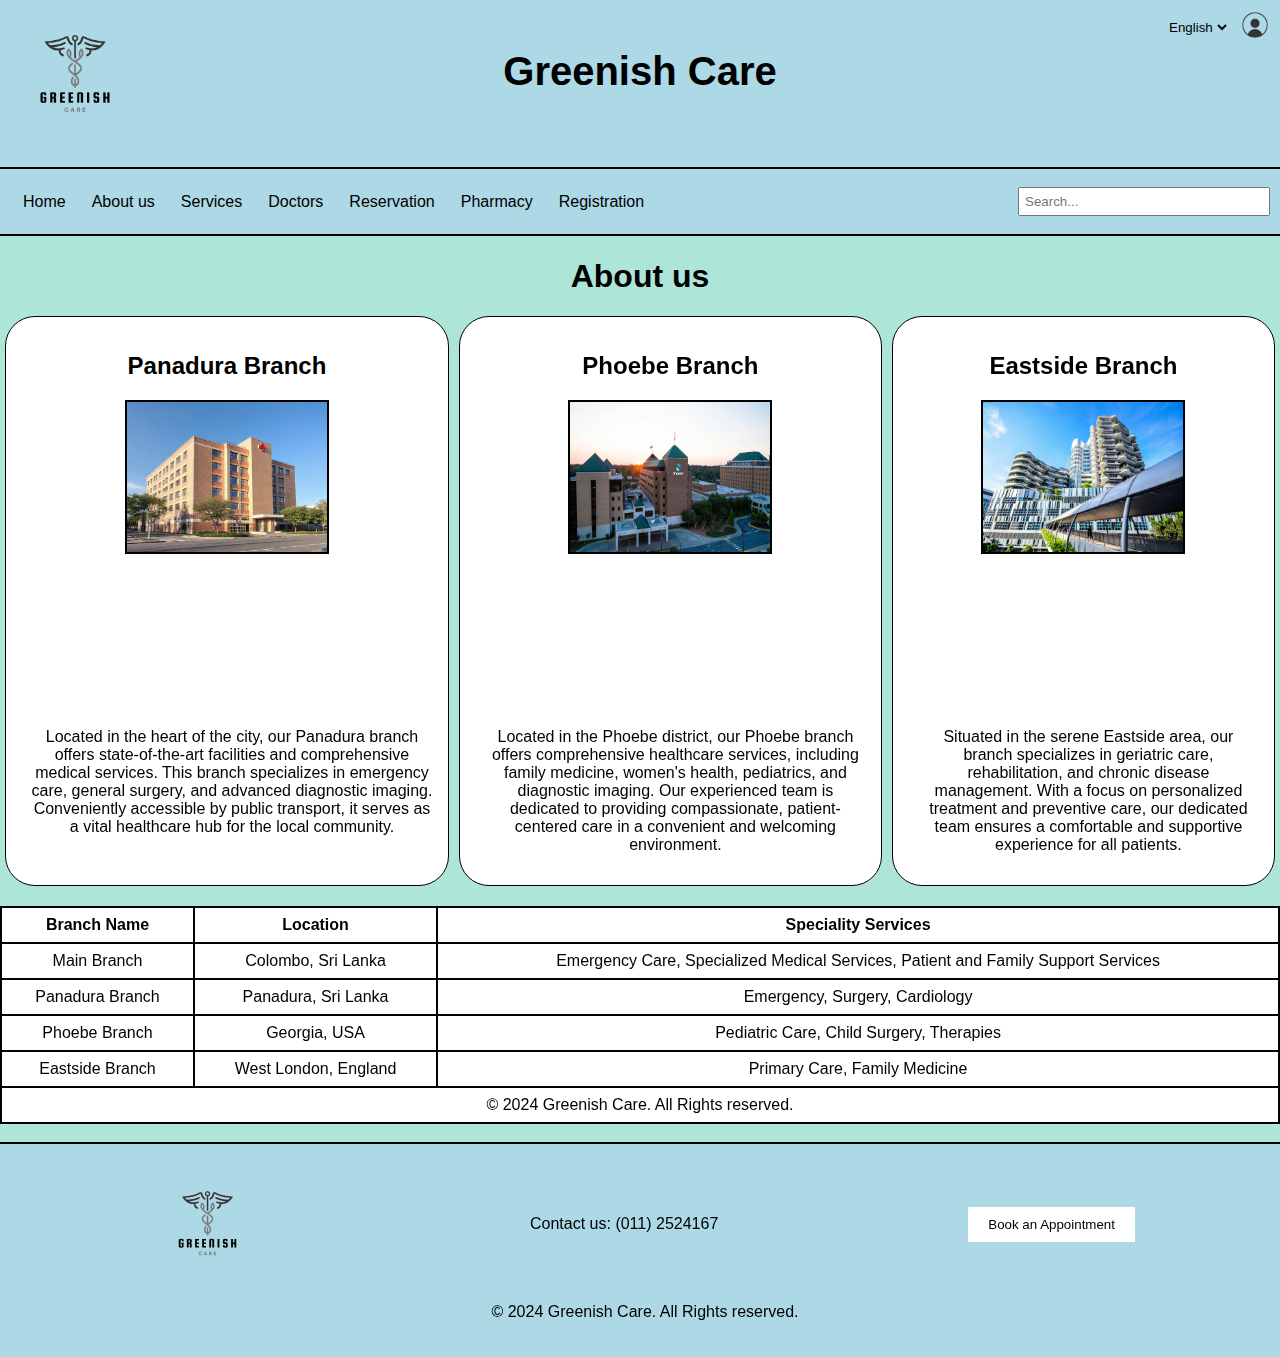
<file: about.html>
<!DOCTYPE html>
<html lang="en">
<head>
    <meta charset="UTF-8">
    <meta name="viewport" content="width=device-width, initial-scale=1.0">
    <title>Greenish Care - About Us</title>
    <!-- External CSS Links for Styling the Page and Icons -->
    <link rel="stylesheet" href="CSS/about.css">
    <link rel="stylesheet" href="CSS/header_and_footer.css">
    <!-- Favicon Links for various devices and platforms -->
    <link rel="apple-touch-icon" sizes="180x180" href="Favicons/apple-touch-icon.png">
    <link rel="icon" type="image/png" sizes="32x32" href="Favicons/favicon-32x32.png">
    <link rel="icon" type="image/png" sizes="16x16" href="Favicons/favicon-16x16.png">
    <link rel="manifest" href="Favicons/site.webmanifest">
    <link rel="mask-icon" href="Favicons/safari-pinned-tab.svg" color="#000000">
    <meta name="msapplication-TileColor" content="#ffffff">
    <meta name="theme-color" content="#ffffff">
</head>
<body>
    <header>
        <!-- Logo Section -->
        <div class="logo">
            <img src="Images/GreenishCare.png" alt="The Logo of the Hospital, Greenish Care">
        </div>
        <!-- Top-right section: Language switcher and login button -->
        <div class="topright">
            <div class="language-switcher">
                <select class="language-select">
                    <option value="english" selected>English</option>
                    <option value="tamil">Tamil</option>
                    <option value="sinhala">Sinhala</option>
                </select>
            </div>
            <div class="login-logo">
                <a href="login.html"><img src="Images/loginlogo.png" alt="Login logo"></a>
            </div>
        </div>
        <!-- Main Heading -->
        <div class="heading1">
            <h2>Greenish Care</h2>
        </div>
        <!-- Horizontal rule -->
        <hr>
        <!-- Navigation Bar -->
        <nav>
            <a href="index.html">Home</a>
            <a href="about.html">About us</a>
            <a href="services.html">Services</a>
            <a href="doctors.html">Doctors</a>
            <a href="reservation.html">Reservation</a>
            <a href="pharmacy.html">Pharmacy</a>
            <a href="registration.html">Registration</a>
            <div class="search-container">
                <label for="search-input" class="visually-hidden">Search</label>
                <input type="text" id="search-input" class="search-input" placeholder="Search...">
            </div>
        </nav>
        <!-- Horizontal rule -->
        <hr>
    </header>
    <main>
        <!-- Section describing the hospital branches -->
        <section class="about-us">
            <h1>About us</h1>
            <div class="branches">
                <div class="column">
                    <h2>Panadura Branch</h2>
                    <!-- Image and Google Maps Embed -->
                    <div class="hospital-img">
                        <img src="Images/Hospital1.png" alt="Photo of Greenish Care-Panadura Branch">
                        <iframe src="https://www.google.com/maps/embed?pb=!1m18!1m12!1m3!1d3962.500467323716!2d79.9287654!3d6.708608700000001!2m3!1f0!2f0!3f0!3m2!1i1024!2i768!4f13.1!3m3!1m2!1s0x3ae2489863e37927%3A0x9db1c7cacf7226e0!2sDelphi%20Graphics!5e0!3m2!1sen!2slk!4v1725817198364!5m2!1sen!2slk" width="600" height="450" style="border:0;" allowfullscreen="" loading="lazy" referrerpolicy="no-referrer-when-downgrade"></iframe>
                    </div>
                    <p>Located in the heart of the city, our Panadura branch offers state-of-the-art facilities and comprehensive medical services. This branch specializes in emergency care, general surgery, and advanced diagnostic imaging. Conveniently accessible by public transport, it serves as a vital healthcare hub for the local community.</p>
                </div>
                <div class="column">
                    <h2>Phoebe Branch</h2>
                    <div class="hospital-img">
                        <img src="Images/Hospital4.jpg" alt="Photo of Greenish Care-Phoebe Branch">
                        <iframe src="https://www.google.com/maps/embed?pb=!1m18!1m12!1m3!1d3438881.3820673847!2d-83.19406245!3d32.67852995!2m3!1f0!2f0!3f0!3m2!1i1024!2i768!4f13.1!3m3!1m2!1s0x88f136c51d5f8157%3A0x6684bc10ec4f10e7!2sGeorgia%2C%20USA!5e0!3m2!1sen!2slk!4v1725901335840!5m2!1sen!2slk" width="600" height="450" style="border:0;" allowfullscreen="" loading="lazy" referrerpolicy="no-referrer-when-downgrade"></iframe>
                    </div>
                    <p>Located in the Phoebe district, our Phoebe branch offers comprehensive healthcare services, including family medicine, women's health, pediatrics, and diagnostic imaging. Our experienced team is dedicated to providing compassionate, patient-centered care in a convenient and welcoming environment.</p>
                </div>
                <div class="column">
                    <h2>Eastside Branch</h2>
                    <div class="hospital-img">
                        <img src="Images/Hospital3.jpg" alt="Greenish Care - Eastside Branch">
                        <iframe src="https://www.google.com/maps/embed?pb=!1m18!1m12!1m3!1d2484.724901615734!2d-0.1909267!3d51.481563699999995!2m3!1f0!2f0!3f0!3m2!1i1024!2i768!4f13.1!3m3!1m2!1s0x48760f864b8f35b1%3A0xde11790c6befd21e!2sChelsea%20Football%20Club!5e0!3m2!1sen!2slk!4v1725901381479!5m2!1sen!2slk" width="600" height="450" style="border:0;" allowfullscreen="" loading="lazy" referrerpolicy="no-referrer-when-downgrade"></iframe>
                    </div>
                    <p>Situated in the serene Eastside area, our branch specializes in geriatric care, rehabilitation, and chronic disease management. With a focus on personalized treatment and preventive care, our dedicated team ensures a comfortable and supportive experience for all patients.</p>
                </div>
            </div>
            <div class="table-sect">
                <!-- Table summarizing branch details -->
                <table>
                    <thead>
                        <tr>
                            <th>Branch Name</th>
                            <th>Location</th>
                            <th>Speciality Services</th>
                        </tr>
                    </thead>
                    <tbody>
                        <tr>
                            <td>Main Branch</td>
                            <td>Colombo, Sri Lanka</td>
                            <td>Emergency Care, Specialized Medical Services, Patient and Family Support Services</td>
                        </tr>
                        <tr>
                            <td>Panadura Branch</td>
                            <td>Panadura, Sri Lanka</td>
                            <td>Emergency, Surgery, Cardiology</td>
                        </tr>
                        <tr>
                            <td>Phoebe Branch</td>
                            <td>Georgia, USA</td>
                            <td>Pediatric Care, Child Surgery, Therapies</td>
                        </tr>
                        <tr>
                            <td>Eastside Branch</td>
                            <td>West London, England</td>
                            <td>Primary Care, Family Medicine</td>
                        </tr>
                    </tbody>
                    <tfoot>
                        <tr>
                            <td colspan="3">&copy; 2024 Greenish Care. All Rights reserved.</td>
                        </tr>
                    </tfoot>
                </table>
            </div>
        </section>
    </main>
    <!-- Horizontal rule before footer -->
    <hr id="hr-footer">
    <footer>
        <div class="footer">
            <!-- Footer Logo -->
            <div class="footer-logo">
                <img src="Images/GreenishCare.png" alt="The Logo of the Hospital, Greenish Care">
            </div>
            <!-- Contact Information -->
            <div class="contact">
                <p>Contact us: (011) 2524167</p>
            </div>
            <!-- Appointment Booking Button -->
            <button class="appointment" onclick="window.location.href='./reservation.html'">Book an Appointment</button>
        </div>
        <!-- Footer Copyright -->
        <div class="footer-text">
            <p>&copy; 2024 Greenish Care. All Rights reserved.</p>
        </div>
    </footer>
</body>
</html>
</file>
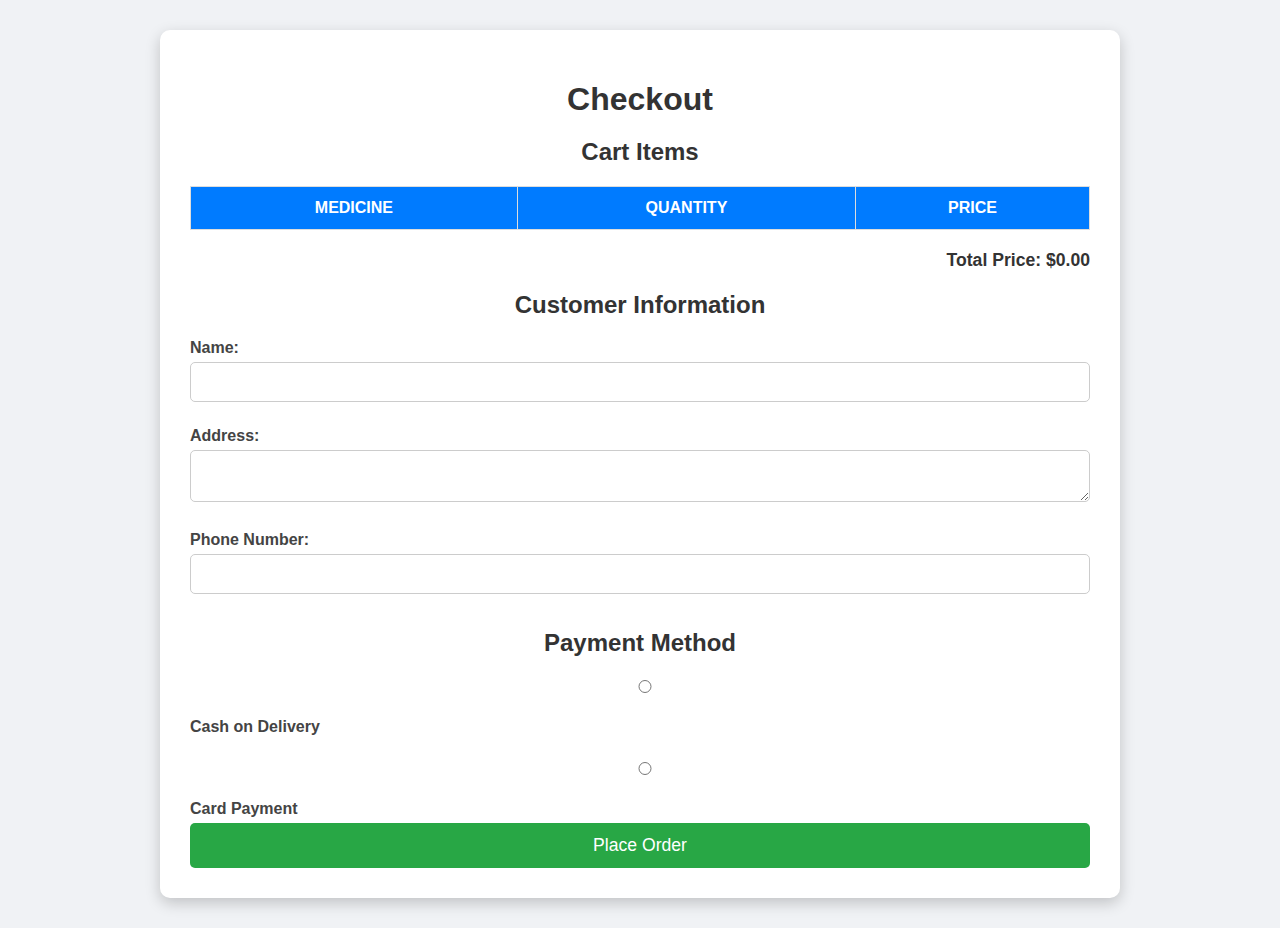
<file: checkout.html>
<!DOCTYPE html>
<html lang="en">
<head>
    <meta charset="UTF-8">
    <meta name="viewport" content="width=device-width, initial-scale=1.0">
    <title>Checkout</title>
    <link rel="stylesheet" href="CSS/checkout2.css">
    <link rel="apple-touch-icon" sizes="180x180" href="Favicons/apple-touch-icon.png">
    <link rel="icon" type="image/png" sizes="32x32" href="Favicons/favicon-32x32.png">
    <link rel="icon" type="image/png" sizes="16x16" href="Favicons/favicon-16x16.png">
    <link rel="manifest" href="Favicons/site.webmanifest">
    <link rel="mask-icon" href="Favicons/safari-pinned-tab.svg" color="#000000">
    <meta name="msapplication-TileColor" content="#ffffff">
    <meta name="theme-color" content="#ffffff">
</head>
<body>
    <div class="container">
        <h1>Checkout</h1>

        <!-- Cart Section -->
        <h2>Cart Items</h2>
        <table>
            <thead>
                <tr>
                    <th>Medicine</th>
                    <th>Quantity</th>
                    <th>Price</th>
                </tr>
            </thead>
            <tbody id="cart-items">
                <!-- Rows will be dynamically added here -->
            </tbody>
        </table>
        <p><strong>Total Price: </strong><span id="total-price"></span></p>

        <!-- Customer Information -->
        <h2>Customer Information</h2>
        <form id="customer-info">
            <label for="name">Name:</label>
            <input type="text" id="name" name="name" required>

            <label for="address">Address:</label>
            <textarea id="address" name="address" required></textarea>

            <label for="phone">Phone Number:</label>
            <input type="tel" id="phone" name="phone" required>
        </form>

        <!-- Payment Method -->
        <h2>Payment Method</h2>
        <form id="payment-form">
            <input type="radio" id="cash" name="payment" value="cash" required>
            <label for="cash">Cash on Delivery</label><br>

            <input type="radio" id="card" name="payment" value="card">
            <label for="card">Card Payment</label>

            <!-- Card Details Form -->
            <div id="card-details" class="hidden">
                <label for="card-number">Card Number:</label>
                <input type="text" id="card-number" name="card-number" placeholder="Enter card number" maxlength="16" required pattern="\d{13,16}" title="Card number must be 13 to 16 digits long.">

                <label for="expiry-date">Expiry Date:</label>
                <input type="text" id="expiry-date" name="expiry-date" placeholder="MM/YY" required pattern="(0[1-9]|1[0-2])\/\d{2}" title="Enter a valid expiry date in MM/YY format.">

                <label for="cvv">CVV:</label>
                <input type="text" id="cvv" name="cvv" placeholder="Enter CVV" maxlength="4" required pattern="\d{3,4}" title="CVV must be 3 or 4 digits long.">
            </div>
        </form>

        <!-- Place Order Button -->
        <button id="place-order">Place Order</button>
    </div>
    <script src="Scripts/checkout.js" defer></script>
</body>
</html>
</file>
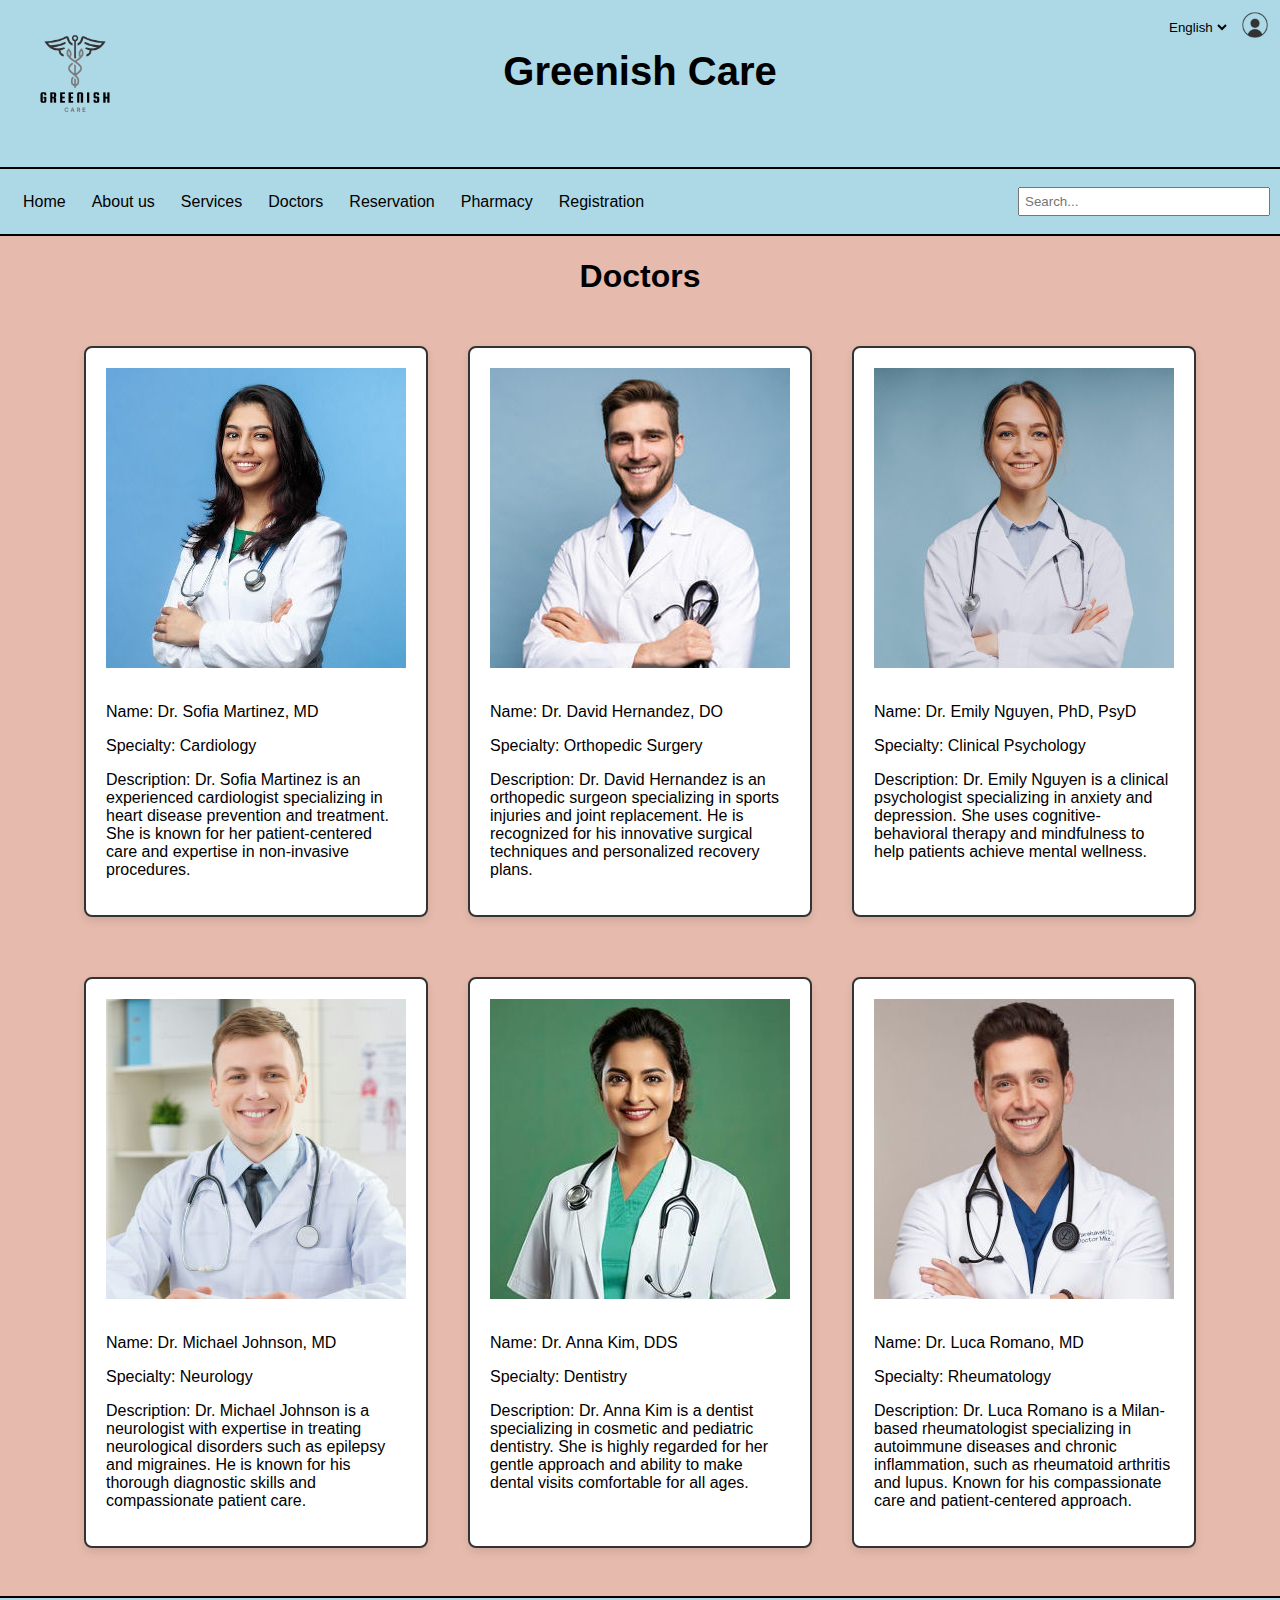
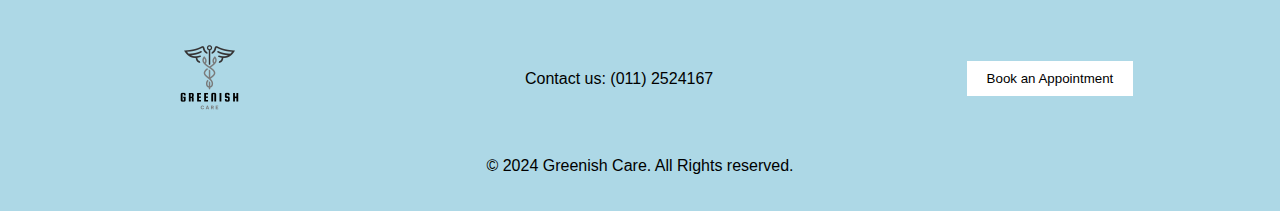
<file: doctors.html>
<!DOCTYPE html>
<html lang="en">
<head>
    <meta charset="UTF-8">
    <meta name="viewport" content="width=device-width, initial-scale=1.0">
    <title>Greenish Care - Doctors</title>
    <!-- External CSS Links for Styling the Page and Icons -->
    <link rel="stylesheet" href="CSS/header_and_footer.css">
    <link rel="stylesheet" href="CSS/doctors.css">
    <!-- Favicon Links for various devices and platforms -->
    <link rel="apple-touch-icon" sizes="180x180" href="Favicons/apple-touch-icon.png">
    <link rel="icon" type="image/png" sizes="32x32" href="Favicons/favicon-32x32.png">
    <link rel="icon" type="image/png" sizes="16x16" href="Favicons/favicon-16x16.png">
    <link rel="manifest" href="Favicons/site.webmanifest">
    <link rel="mask-icon" href="Favicons/safari-pinned-tab.svg" color="#000000">
    <meta name="msapplication-TileColor" content="#ffffff">
    <meta name="theme-color" content="#ffffff">
</head>
<body>
    <header>
        <!-- Logo Section -->
        <div class="logo">
            <img src="Images/GreenishCare.png" alt="The Logo of the Hospital, Greenish Care">
        </div>
        <!-- Top-right section: Language switcher and login button -->
        <div class="topright">
            <div class="language-switcher">
                <select class="language-select">
                    <option value="english" selected>English</option>
                    <option value="tamil">Tamil</option>
                    <option value="sinhala">Sinhala</option>
                </select>
            </div>
            <div class="login-logo">
                <a href="login.html"><img src="Images/loginlogo.png" alt="Login logo"></a>
            </div>
        </div>
        <!-- Main Heading -->
        <div class="heading1">
            <h2>Greenish Care</h2>
        </div>
        <!-- Horizontal rule -->
        <hr>
        <!-- Navigation Bar -->
        <nav>
            <a href="index.html">Home</a>
            <a href="about.html">About us</a>
            <a href="services.html">Services</a>
            <a href="doctors.html">Doctors</a>
            <a href="reservation.html">Reservation</a>
            <a href="pharmacy.html">Pharmacy</a>
            <a href="registration.html">Registration</a>
            <div class="search-container">
                <label for="search-input" class="visually-hidden">Search</label>
                <input type="text" id="search-input" class="search-input" placeholder="Search...">
            </div>
        </nav>
        <!-- Horizontal rule -->
        <hr>
    </header>
    <main>
        <!-- Main Heading for Doctors Section -->
        <h1>Doctors</h1>
        <section class="sect01">
            <!-- Doctor Profile Column 1 -->
            <div class="column">
                <img src="Images/RS_Doc1.jpg" alt="Photo of Dr Sofia Martinez, MD">
                <p>Name: Dr. Sofia Martinez, MD</p>
                <p>Specialty: Cardiology</p>
                <p>Description: Dr. Sofia Martinez is an experienced cardiologist specializing in heart disease prevention and treatment. She is known for her patient-centered care and expertise in non-invasive procedures.</p>
            </div>
            <!-- Doctor Profile Column 2 -->
            <div class="column">
                <img src="Images/RS_Doc2.jpg" alt="Photo of Dr. David Hernandez, DO">
                <p>Name: Dr. David Hernandez, DO</p>
                <p>Specialty: Orthopedic Surgery</p>
                <p>Description: Dr. David Hernandez is an orthopedic surgeon specializing in sports injuries and joint replacement. He is recognized for his innovative surgical techniques and personalized recovery plans.</p>
            </div>
            <!-- Doctor Profile Column 3 -->
            <div class="column">
                <img src="Images/RS_Doc3.jpg" alt="Photo of Dr. Emily Nguyen, PhD, PsyD">
                <p>Name: Dr. Emily Nguyen, PhD, PsyD</p>
                <p>Specialty: Clinical Psychology</p>
                <p>Description: Dr. Emily Nguyen is a clinical psychologist specializing in anxiety and depression. She uses cognitive-behavioral therapy and mindfulness to help patients achieve mental wellness.</p>
            </div>
        </section>
        <section class="sect02">
            <!-- Doctor Profile Column 4 -->
            <div class="column">
                <img src="Images/RS_Doc4.jpg" alt="Photo of Dr. Michael Johnson, MD">
                <p>Name: Dr. Michael Johnson, MD</p>
                <p>Specialty: Neurology</p>
                <p>Description: Dr. Michael Johnson is a neurologist with expertise in treating neurological disorders such as epilepsy and migraines. He is known for his thorough diagnostic skills and compassionate patient care.</p>
            </div>
            <!-- Doctor Profile Column 5 -->
            <div class="column">
                <img src="Images/RS_Doc5.jpg" alt="Photo of Dr. Anna Kim, DDS">
                <p>Name: Dr. Anna Kim, DDS</p>
                <p>Specialty: Dentistry</p>
                <p>Description: Dr. Anna Kim is a dentist specializing in cosmetic and pediatric dentistry. She is highly regarded for her gentle approach and ability to make dental visits comfortable for all ages.</p>
            </div>
            <!-- Doctor Profile Column 6 -->
            <div class="column">
                <img src="Images/RS_Doc6.jpg" alt="Photo of Dr. Luca Romano, MD">
                <p>Name: Dr. Luca Romano, MD</p>
                <p>Specialty: Rheumatology</p>
                <p>Description: Dr. Luca Romano is a Milan-based rheumatologist specializing in autoimmune diseases and chronic inflammation, such as rheumatoid arthritis and lupus. Known for his compassionate care and patient-centered approach.</p>
            </div>
        </section>
    </main>
    <!-- Horizontal rule before footer -->
    <hr id="hr-footer">
    <footer>
        <div class="footer">
            <!-- Footer Logo -->
            <div class="footer-logo">
                <img src="Images/GreenishCare.png" alt="The Logo of the Hospital, Greenish Care">
            </div>
            <!-- Contact Information -->
            <div class="contact">
                <p>Contact us: (011) 2524167</p>
            </div>
            <!-- Appointment Booking Button -->
            <button class="appointment" onclick="window.location.href='./reservation.html'">Book an Appointment</button>
        </div>
        <!-- Footer Copyright -->
        <div class="footer-text">
            <p>&copy; 2024 Greenish Care. All Rights reserved.</p>
        </div>
    </footer>
</body>
</html>
</file>
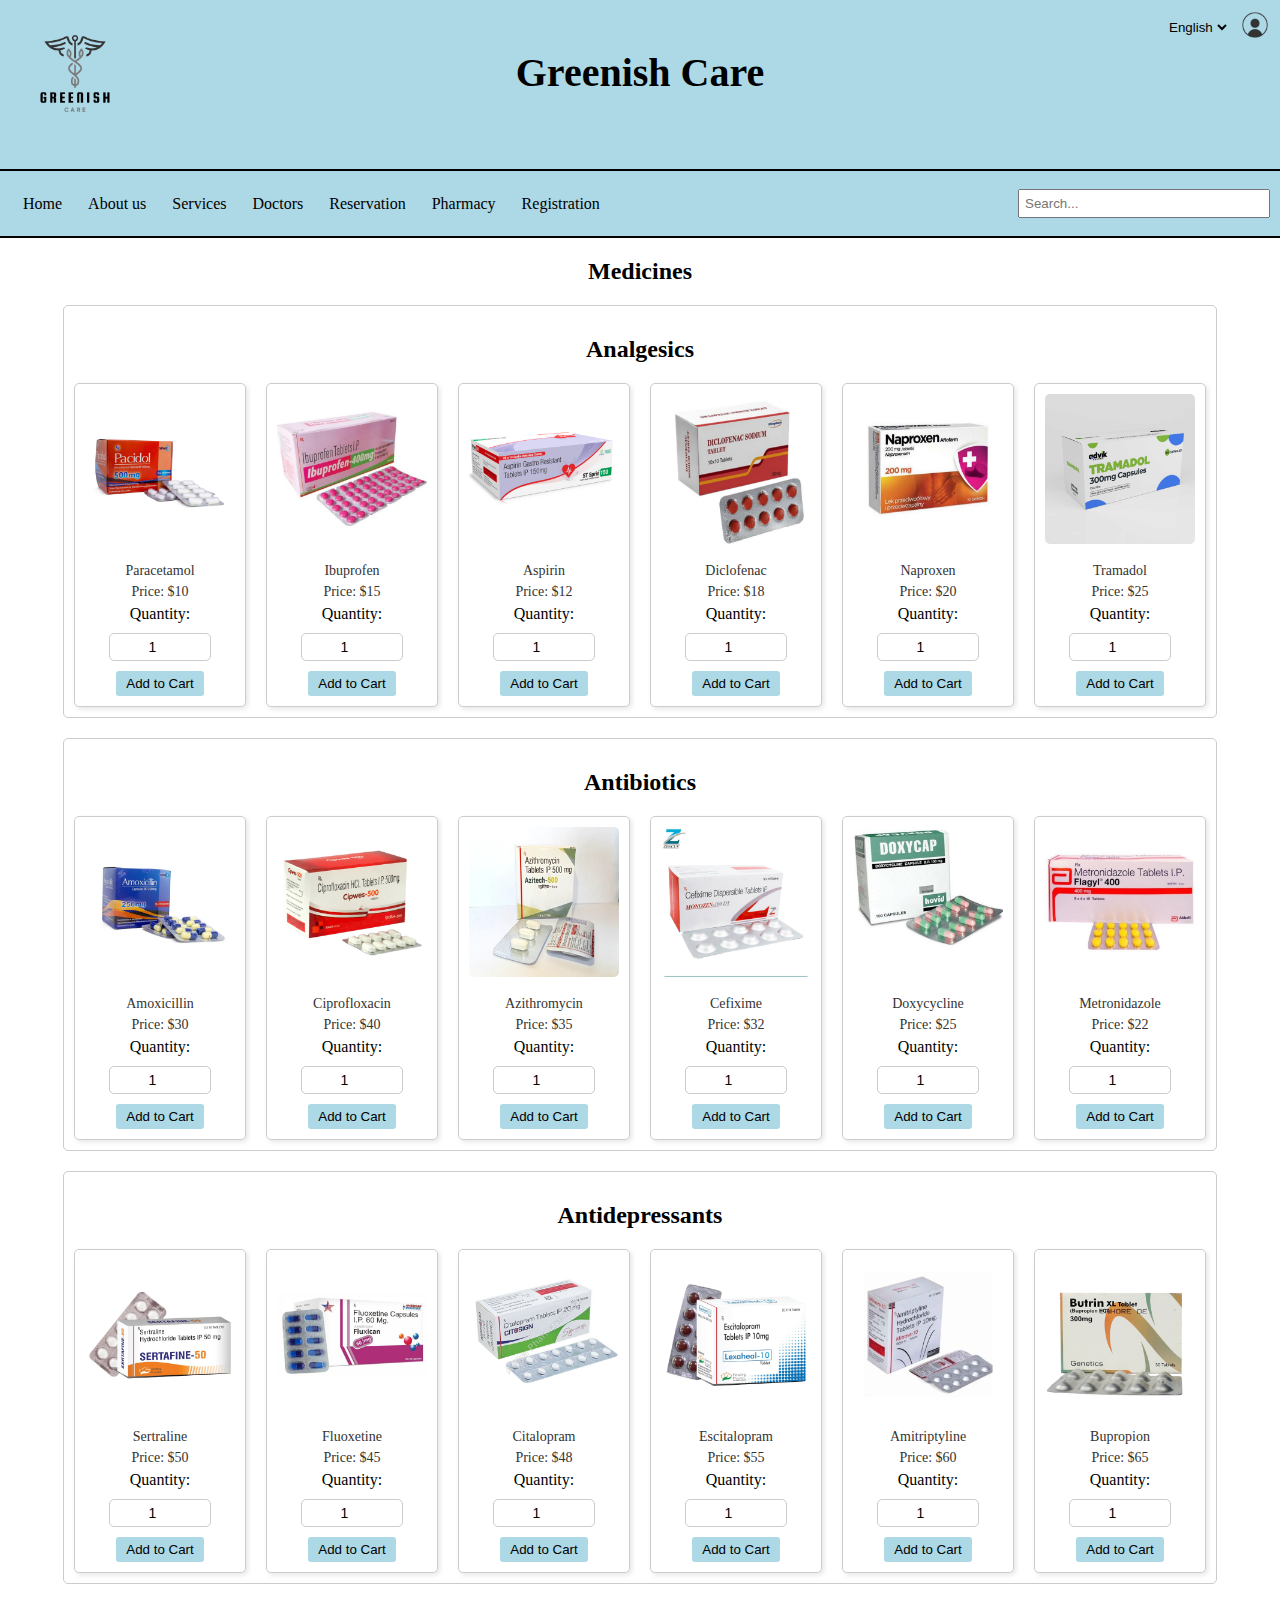
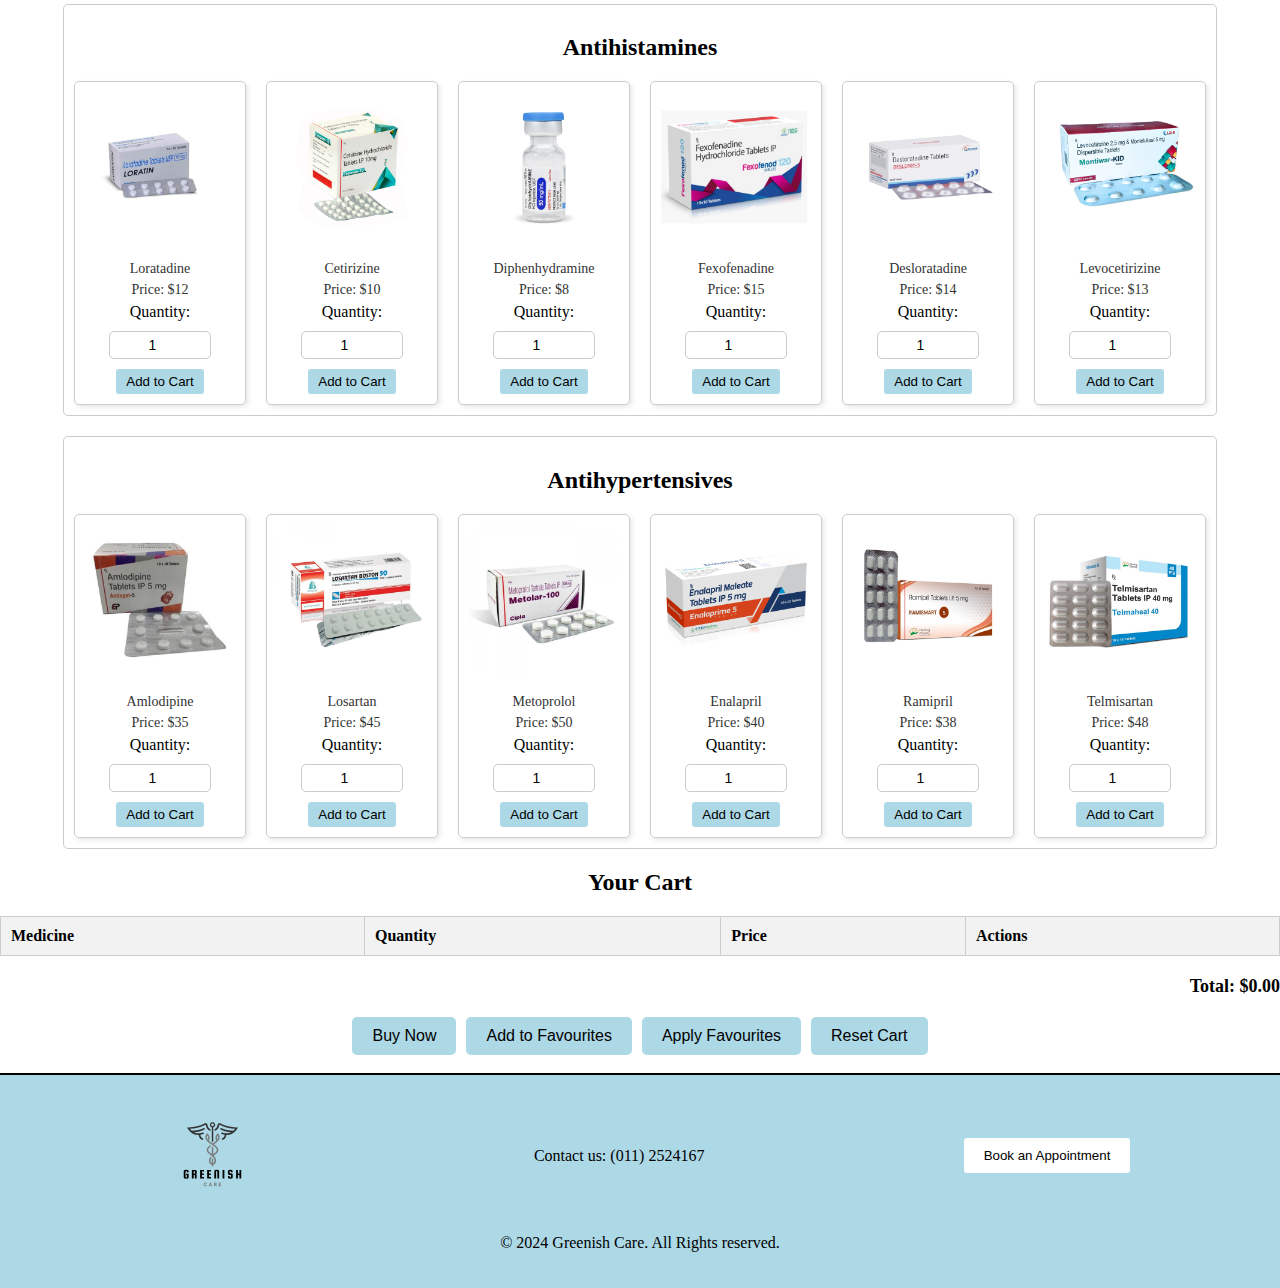
<file: pharmacy.html>
<!DOCTYPE html>
<html lang="en">
<head>
    <meta charset="UTF-8">
    <meta name="viewport" content="width=device-width, initial-scale=1.0">
    <title>Greenish Care - Pharmacy</title>
    <!-- External CSS Links for Styling the Page and Icons -->
    <link rel="stylesheet" href="CSS/pharmacy.css">
    <!-- Favicon Links for various devices and platforms -->
    <link rel="apple-touch-icon" sizes="180x180" href="Favicons/apple-touch-icon.png">
    <link rel="icon" type="image/png" sizes="32x32" href="Favicons/favicon-32x32.png">
    <link rel="icon" type="image/png" sizes="16x16" href="Favicons/favicon-16x16.png">
    <link rel="manifest" href="Favicons/site.webmanifest">
    <link rel="mask-icon" href="Favicons/safari-pinned-tab.svg" color="#000000">
    <meta name="msapplication-TileColor" content="#ffffff">
    <meta name="theme-color" content="#ffffff">
    <link rel="stylesheet" href= "CSS/hf2.css">
</head>
<body>
    <header>
        <!-- Logo Section -->
        <div class="logo">
            <img src="Images/GreenishCare.png" alt="The Logo of the Hospital, Greenish Care">
        </div>
        <!-- Top-right section: Language switcher and login button -->
        <div class="topright">
            <div class="language-switcher">
                <select class="language-select">
                    <option value="english" selected>English</option>
                    <option value="tamil">Tamil</option>
                    <option value="sinhala">Sinhala</option>
                </select>
            </div>
            <div class="login-logo">
                <a href="login.html"><img src="Images/loginlogo.png" alt="Login logo"></a>
            </div>
        </div>
        <!-- Main Heading -->
        <div class="heading1">
            <h2>Greenish Care</h2>
        </div>
        <!-- Horizontal rule -->
        <hr>
        <!-- Navigation Bar -->
        <nav>
            <a href="index.html">Home</a>
            <a href="about.html">About us</a>
            <a href="services.html">Services</a>
            <a href="doctors.html">Doctors</a>
            <a href="reservation.html">Reservation</a>
            <a href="pharmacy.html">Pharmacy</a>
            <a href="registration.html">Registration</a>
            <div class="search-container">
                <label for="search-input" class="visually-hidden">Search</label>
                <input type="text" id="search-input" class="search-input" placeholder="Search...">
            </div>
        </nav>
        <!-- Horizontal rule -->
        <hr>
    </header>
    <main>
        <!-- Medicine Sections -->
        <section id="medicine-sections">
            <h2 id="heading22">Medicines</h2>
            <div id="medicines-container">
                <!-- Medicines will be dynamically populated using JSON and JavaScript -->
            </div>
        </section>

        <!-- Cart Table -->
        <section id="cart-section">
            <h2 id="your-cart">Your Cart</h2>
            <table id="cart-table">
                <thead>
                    <tr>
                        <th>Medicine</th>
                        <th>Quantity</th>
                        <th>Price</th>
                        <th>Actions</th>
                    </tr>
                </thead>
                <tbody>
                    <!-- Cart items will be dynamically added -->
                </tbody>
            </table>
            <p id="total-price">Total: $0</p>
            <div class="all-btns">
                <button id="buy-now-btn">Buy Now</button>
                <button id="save-fav-btn">Add to Favourites</button>
                <button id="apply-fav-btn">Apply Favourites</button>
                <button id="reset-cart">Reset Cart</button>
            </div>
        </section>
    </main>
    <!-- Horizontal rule before footer -->
    <hr id="hr-footer">
    <footer>
        <div class="footer">
            <!-- Footer Logo -->
            <div class="footer-logo">
                <img src="Images/GreenishCare.png" alt="The Logo of the Hospital, Greenish Care">
            </div>
            <!-- Contact Information -->
            <div class="contact">
                <p>Contact us: (011) 2524167</p>
            </div>
            <!-- Appointment Booking Button -->
            <button class="appointment" onclick="window.location.href='./reservation.html'">Book an Appointment</button>
        </div>
        <!-- Footer Copyright -->
        <div class="footer-text">
            <p>&copy; 2024 Greenish Care. All Rights reserved.</p>
        </div>
    </footer>
    <script src="Scripts/pharmacy.js" defer></script>
</body>
</html>
</file>
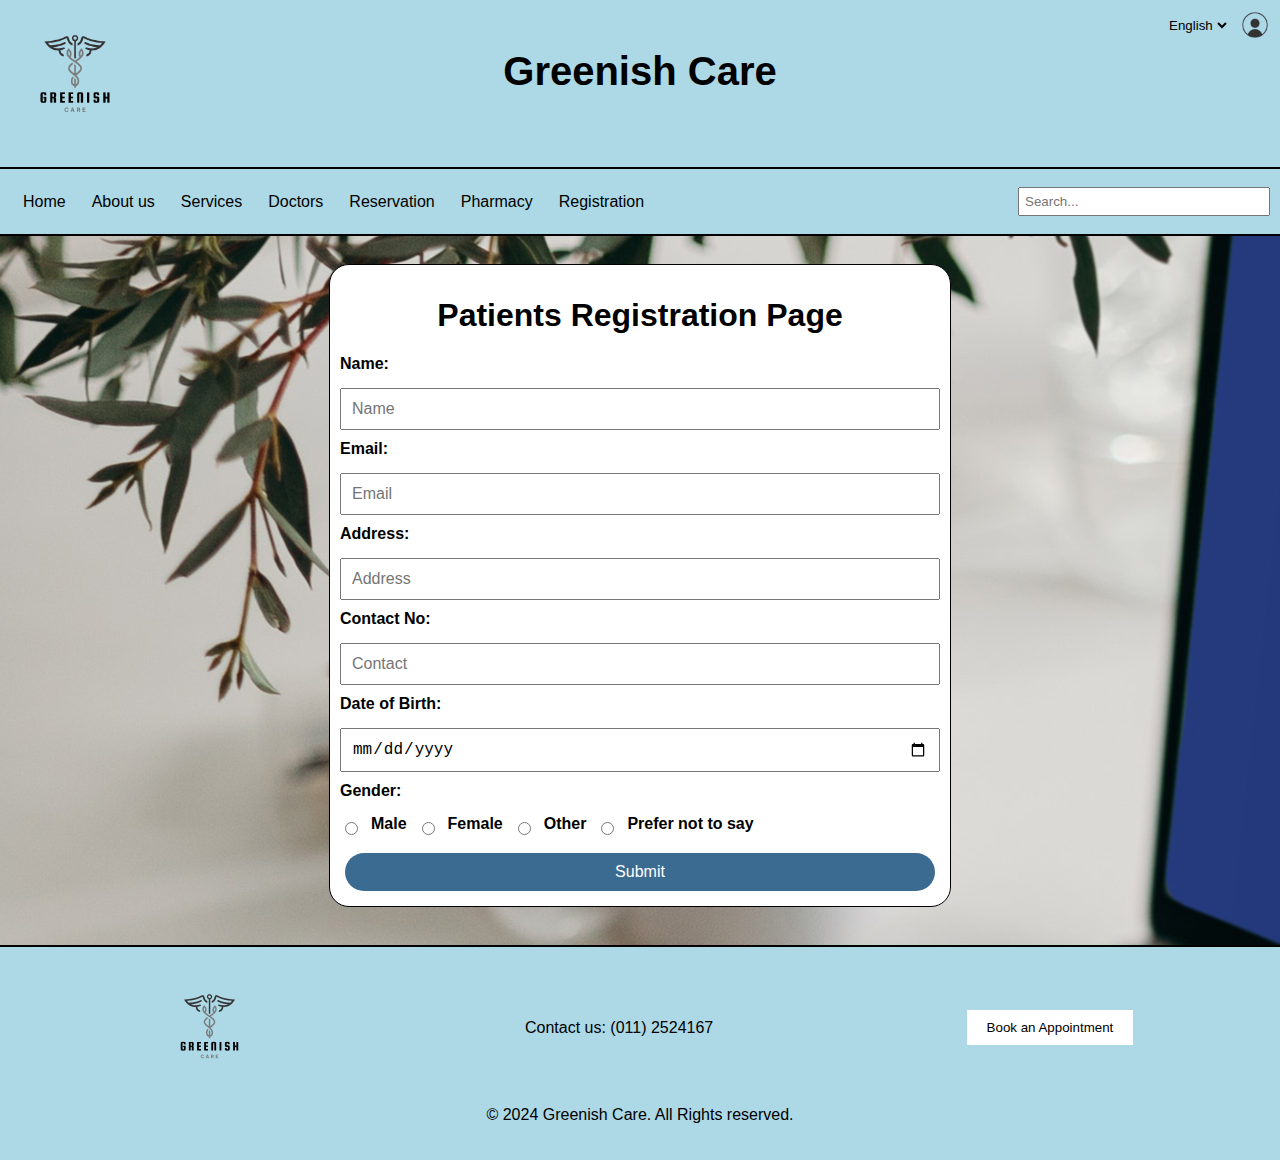
<file: registration.html>
<!DOCTYPE html>
<html lang="en">
<head>
    <meta charset="UTF-8">
    <meta name="viewport" content="width=device-width, initial-scale=1.0">
    <title>Greenish Care - Registration</title>
    <!-- External CSS Links for Styling the Page and Icons -->
    <link rel="stylesheet" href="CSS/header_and_footer.css">
    <link rel="stylesheet" href="CSS/registration.css">
    <!-- Favicon Links for various devices and platforms -->
    <link rel="apple-touch-icon" sizes="180x180" href="Favicons/apple-touch-icon.png">
    <link rel="icon" type="image/png" sizes="32x32" href="Favicons/favicon-32x32.png">
    <link rel="icon" type="image/png" sizes="16x16" href="Favicons/favicon-16x16.png">
    <link rel="manifest" href="Favicons/site.webmanifest">
    <link rel="mask-icon" href="Favicons/safari-pinned-tab.svg" color="#000000">
    <meta name="msapplication-TileColor" content="#ffffff">
    <meta name="theme-color" content="#ffffff">
</head>
<body>
    <header>
        <!-- Logo Section -->
        <div class="logo">
            <img src="Images/GreenishCare.png" alt="The Logo of the Hospital, Greenish Care">
        </div>
        <!-- Top-right section: Language switcher and login button -->
        <div class="topright">
            <div class="language-switcher">
                <select class="language-select">
                    <option value="english" selected>English</option>
                    <option value="tamil">Tamil</option>
                    <option value="sinhala">Sinhala</option>
                </select>
            </div>
            <div class="login-logo">
                <img src="Images/loginlogo.png" alt="Login logo">
            </div>
        </div>
        <!-- Main Heading -->
        <div class="heading1">
            <h2>Greenish Care</h2>
        </div>
        <!-- Horizontal rule -->
        <hr>
        <!-- Navigation Bar -->
        <nav>
            <a href="index.html">Home</a>
            <a href="about.html">About us</a>
            <a href="services.html">Services</a>
            <a href="doctors.html">Doctors</a>
            <a href="reservation.html">Reservation</a>
            <a href="pharmacy.html">Pharmacy</a>
            <a href="registration.html">Registration</a>
            <div class="search-container">
                <label for="search-input" class="visually-hidden">Search</label>
                <input type="text" id="search-input" class="search-input" placeholder="Search...">
            </div>
        </nav>
        <!-- Horizontal rule -->
        <hr>
    </header>
    <main>
        <!-- Registration Form Section -->
        <section class="registration">
            <h1>Patients Registration Page</h1>
            <form>
                <!-- Input Field for Name -->
                <label for="name">Name:</label>
                <input type="text" id="name" placeholder="Name" required>

                <!-- Input Field for Email -->
                <label for="email">Email:</label>
                <input type="text" id="email" placeholder="Email" required>

                <!-- Input Field for Address -->
                <label for="address">Address:</label>
                <input type="text" id="address" placeholder="Address" required>

                <!-- Input Field for Contact Number -->
                <label for="contact">Contact No:</label>
                <input type="text" id="contact" placeholder="Contact" required>

                <!-- Input Field for Date of Birth -->
                <label for="dob">Date of Birth:</label>
                <input type="date" id="dob" required>

                <!-- Gender Selection -->
                <label>Gender:</label>
                <div class="gender">
                    <input type="radio" id="male" name="gender" value="male">
                    <label for="male">Male</label>
                    <input type="radio" id="female" name="gender" value="female">
                    <label for="female">Female</label>
                    <input type="radio" id="other" name="gender" value="other">
                    <label for="other">Other</label>
                    <input type="radio" id="prefer" name="gender" value="prefer">
                    <label for="prefer">Prefer not to say</label>
                </div>

                <!-- Submit Button -->
                <button type="submit">Submit</button>
            </form>
        </section>
    </main>
    <!-- Horizontal rule before footer -->
    <hr id="hr-footer">
    <footer>
        <div class="footer">
            <!-- Footer Logo -->
            <div class="footer-logo">
                <img src="Images/GreenishCare.png" alt="The Logo of the Hospital, Greenish Care">
            </div>
            <!-- Contact Information -->
            <div class="contact">
                <p>Contact us: (011) 2524167</p>
            </div>
            <!-- Appointment Booking Button -->
            <button class="appointment" onclick="window.location.href='./reservation.html'">Book an Appointment</button>
        </div>
        <!-- Footer Copyright -->
        <div class="footer-text">
            <p>&copy; 2024 Greenish Care. All Rights reserved.</p>
        </div>
    </footer>
</body>
</html>
</file>
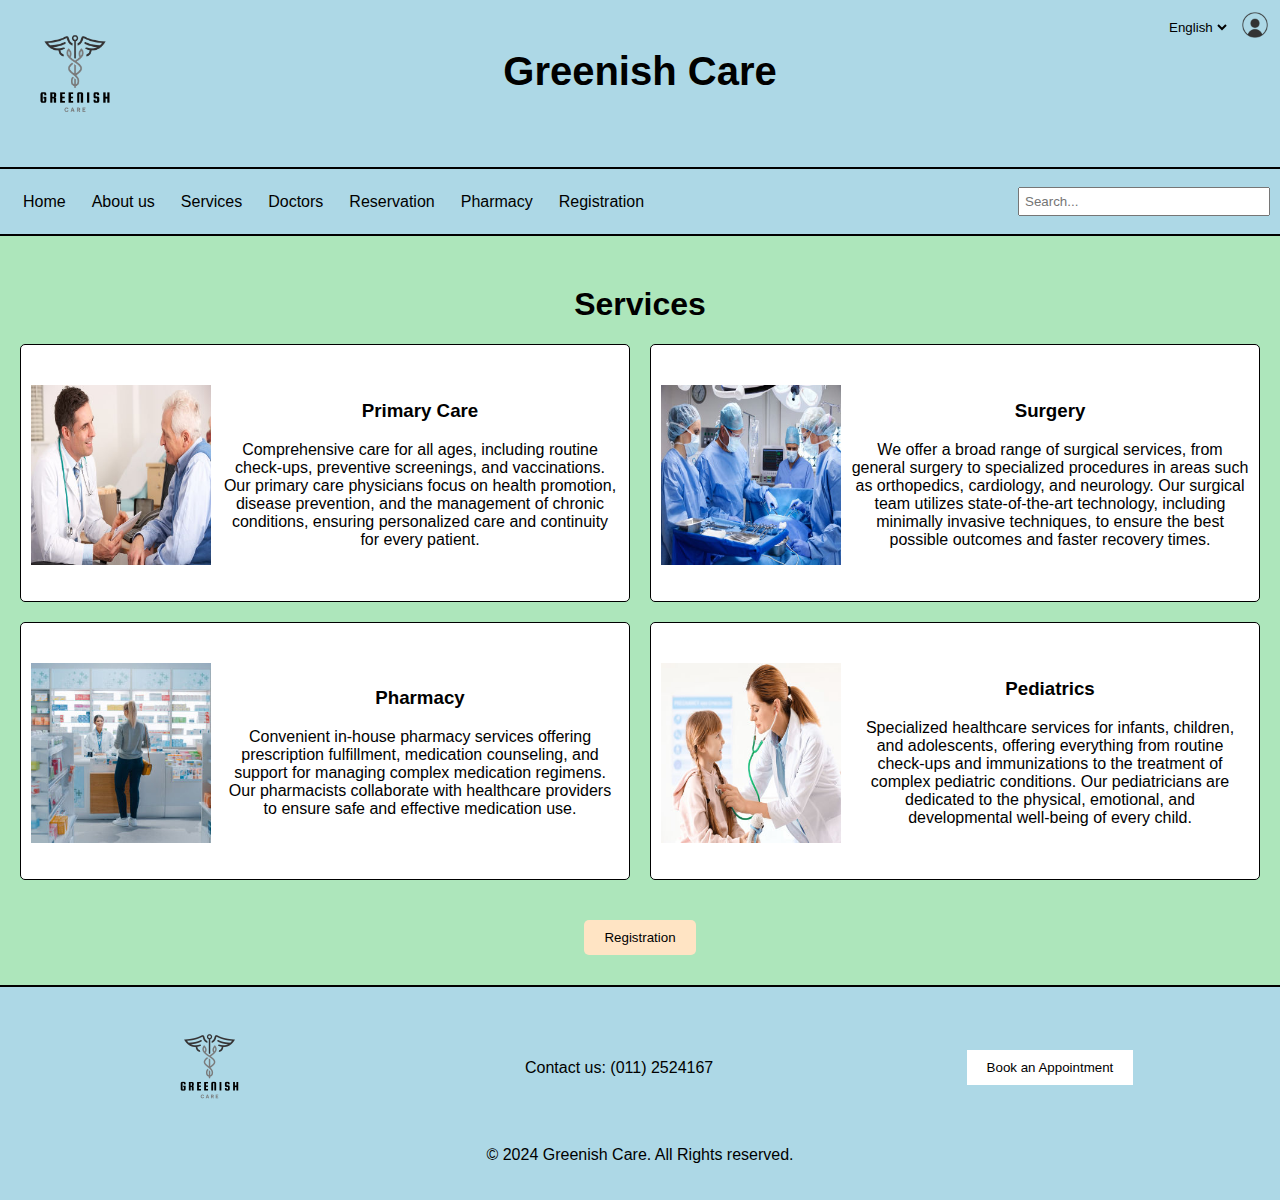
<file: services.html>
<!DOCTYPE html>
<html lang="en">
<head>
    <meta charset="UTF-8">
    <meta name="viewport" content="width=device-width, initial-scale=1.0">
    <title>Greenish Care - Services</title>
    <!-- External CSS Links for Styling the Page and Icons -->
    <link rel="stylesheet" href="CSS/header_and_footer.css">
    <link rel="stylesheet" href="CSS/services.css">
    <!-- Favicon Links for various devices and platforms -->
    <link rel="apple-touch-icon" sizes="180x180" href="Favicons/apple-touch-icon.png">
    <link rel="icon" type="image/png" sizes="32x32" href="Favicons/favicon-32x32.png">
    <link rel="icon" type="image/png" sizes="16x16" href="Favicons/favicon-16x16.png">
    <link rel="manifest" href="Favicons/site.webmanifest">
    <link rel="mask-icon" href="Favicons/safari-pinned-tab.svg" color="#000000">
    <meta name="msapplication-TileColor" content="#ffffff">
    <meta name="theme-color" content="#ffffff">
</head>
<body>
    <header>
        <!-- Logo Section -->
        <div class="logo">
            <img src="Images/GreenishCare.png" alt="The Logo of the Hospital, Greenish Care">
        </div>
        <!-- Top-right section: Language switcher and login button -->
        <div class="topright">
            <div class="language-switcher">
                <select class="language-select">
                    <option value="english" selected>English</option>
                    <option value="tamil">Tamil</option>
                    <option value="sinhala">Sinhala</option>
                </select>
            </div>
            <div class="login-logo">
                <a href="login.html"><img src="Images/loginlogo.png" alt="Login logo"></a>
            </div>
        </div>
        <!-- Main Heading -->
        <div class="heading1">
            <h2>Greenish Care</h2>
        </div>
        <!-- Horizontal rule -->
        <hr>
        <!-- Navigation Bar -->
        <nav>
            <a href="index.html">Home</a>
            <a href="about.html">About us</a>
            <a href="services.html">Services</a>
            <a href="doctors.html">Doctors</a>
            <a href="reservation.html">Reservation</a>
            <a href="pharmacy.html">Pharmacy</a>
            <a href="registration.html">Registration</a>
            <div class="search-container">
                <label for="search-input" class="visually-hidden">Search</label>
                <input type="text" id="search-input" class="search-input" placeholder="Search...">
            </div>
        </nav>
        <!-- Horizontal rule -->
        <hr>
    </header>
    <main>
        <!-- Services Section -->
        <section class="sect01">
            <h1>Services</h1>
            <div class="service">
                <!-- Primary Care Service -->
                <div class="service-box">
                    <img src="Images/RS_PrimaryCare.jpg" alt="Photo of Primary Care">
                    <div class="service-text">
                        <h3>Primary Care</h3>
                        <p>Comprehensive care for all ages, including routine check-ups, preventive screenings, and vaccinations. Our primary care physicians focus on health promotion, disease prevention, and the management of chronic conditions, ensuring personalized care and continuity for every patient.</p>
                    </div>
                </div>
                <!-- Surgery Service -->
                <div class="service-box">
                    <img src="Images/RS_Surgery.jpg" alt="Photo of Surgery">
                    <div class="service-text">
                        <h3>Surgery</h3>
                        <p>We offer a broad range of surgical services, from general surgery to specialized procedures in areas such as orthopedics, cardiology, and neurology. Our surgical team utilizes state-of-the-art technology, including minimally invasive techniques, to ensure the best possible outcomes and faster recovery times.</p>
                    </div>
                </div>
                <!-- Pharmacy Service -->
                <div class="service-box">
                    <img src="Images/RS_Pharmacy.jpg" alt="Photo of Pharmacy">
                    <div class="service-text">
                        <h3>Pharmacy</h3>
                        <p>Convenient in-house pharmacy services offering prescription fulfillment, medication counseling, and support for managing complex medication regimens. Our pharmacists collaborate with healthcare providers to ensure safe and effective medication use.</p>
                    </div>
                </div>
                <!-- Pediatrics Service -->
                <div class="service-box">
                    <img src="Images/RS_Pediatrics.jpg" alt="Photo of Pediatrics">
                    <div class="service-text">
                        <h3>Pediatrics</h3>
                        <p>Specialized healthcare services for infants, children, and adolescents, offering everything from routine check-ups and immunizations to the treatment of complex pediatric conditions. Our pediatricians are dedicated to the physical, emotional, and developmental well-being of every child.</p>
                    </div>
                </div>
            </div>
        </section>
        <!-- Registration Button -->
        <button class="registration-btn" onclick="location.href='registration.html';">Registration</button>
    </main>
    <!-- Horizontal rule before footer -->
    <hr id="hr-footer">
    <footer>
        <div class="footer">
            <!-- Footer Logo -->
            <div class="footer-logo">
                <img src="Images/GreenishCare.png" alt="The Logo of the Hospital, Greenish Care">
            </div>
            <!-- Contact Information -->
            <div class="contact">
                <p>Contact us: (011) 2524167</p>
            </div>
            <!-- Appointment Booking Button -->
            <button class="appointment" onclick="window.location.href='./reservation.html'">Book an Appointment</button>
        </div>
        <!-- Footer Copyright -->
        <div class="footer-text">
            <p>&copy; 2024 Greenish Care. All Rights reserved.</p>
        </div>
    </footer>
</body>
</html>
</file>
<file: CSS/about.css>
/* General body styling */
body {
    margin: 0;
    font-family: Arial, sans-serif;
    overflow-x: hidden;
    background-color: #ade6d8;
}

/* Styling for the about us section */
.about-us{
    text-align: center;
}

/* Styling for main heading within the about us section */
.heading1 h2{
    text-align: center;
    margin-top: -65px;
    position: relative;
    bottom: 40px;
    font-size: 40px;
}

/* Styling for the branches section layout */
.branches{
    display: flex;
    justify-content: space-between;
    margin-top: 20px;
}

/* Styling for individual columns within the branches section */
.column{
    border: 1px solid black;
    padding: 15px;
    text-align: center;
    background-color: white;
    margin-left: 5px;
    margin-right: 5px;
    border-radius: 30px;
    transition: all 0.5s ease;
}

.column:hover{
    transform: scale(1.02);
}

/* Styling for hospital images */
.hospital-img img{
    height: 150px;
    width: 200px;
    justify-content: left;
    border: 2px solid black;
}

/* Padding for paragraph elements */
p{
    padding-left: 10px;
}

/* Styling for iframe elements */
iframe{
    height: 150px;
    width: 200px;
    justify-content: right;
    margin-left: 10px;
    border: 2px solid black;
}

/* Hover effect for iframes */
iframe:hover{
    transform: scale(1.1);
    transition: all 5s ease; 
}

/* Styling for the table section */
.table-sect{
    margin-top: 20px;
}

/* Styling for tables */
table{
    width: 100%;
    border-collapse: collapse;
    margin-top: 10px;
    background-color: white;
}

/* Styling for table headers and cells */
th, td {
    border: 2px solid black;
    padding: 8px;
    text-align: center;
}

/* Styling for the horizontal rule in the footer */
#hr-footer{
    position: relative;
    top: 10px;
}

/* Responsive styling for screens smaller than 768px */
@media (max-width: 768px) {
    /* Padding adjustments for the about us section */
    .about-us{
        padding: 15px;
    }

    /* Styling for h1 heading on smaller screens */
    h1{
        font-size: 24px;
        margin-bottom: 5px;
        position: relative;
        top: 10px;
    }

    /* Styling for the main heading within the about us section on smaller screens */
    .heading1 h2{
        font-size: 30px;
        position: relative;
        bottom: 65px;
    }

    /* Layout adjustments for the branches section on smaller screens */
    .branches{
        display: flex;
        flex-direction: column;
        gap: 10px;
    }

    /* Width and padding adjustments for individual columns on smaller screens */
    .column{
        width: 100%;
        padding: 10px;
        position: relative;
        right: 15px;
    }

    /* Layout adjustments for hospital images on smaller screens */
    .hospital-img{
        display: flex;
        flex-direction: column;
        align-items: center;
    }

    /* Text alignment adjustments for paragraphs on smaller screens */
    p{
        text-align: center;
    }

    /* Size and positioning adjustments for iframes on smaller screens */
    iframe{
        width: 200px;
        height: 150px;
        margin-bottom: 15px;
        position: relative;
        right: 5px;
    }

    /* Padding adjustments for the table section on smaller screens */
    .table-sect{
        padding: 10px;
    }

    /* Font size adjustment for tables on smaller screens */
    table{
        width: 100%;
        font-size: 12px;
    }

    /* Padding adjustments for table headers and cells on smaller screens */
    th,td{
        padding: 8px;
    }
}
</file>
<file: CSS/header_and_footer.css>
/* Styling for the top bar of the header */
.top-bar {
    display: flex;
    justify-content: space-between;
    align-items: center;
    padding: 10px;
    position: relative;
    box-sizing: border-box;
    width: 100%;
    flex-wrap: wrap;
}

/* Styling for the main heading within the top bar */
.heading1 h2{
    text-align: center;
    margin-top: -65px;
    position: relative;
    bottom: 40px;
    font-size: 40px;
}

/* Background color for the header */
header{
    background-color: #add8e6;
}

/* Styling for the logo in the top bar */
.logo {
    flex: 1;
    min-width: 0;
}

/* Styling for the logo image */
.logo img {
    max-width: 150px;
    height: auto;
}

/* Styling for the top-right section (language switcher and login) */
.topright {
    display: flex;
    align-items: center;
    position: absolute;
    right: 10px;
    top: 10px;
}

/* Styling for the language switcher */
.language-switcher {
    margin-right: 10px;
}

/* Styling for the language select dropdown */
.language-select {
    position: relative;
    background-color: #ADD8E6;
    border: none;
}

/* Styling for the login logo */
.login-logo {
    display: flex;
    align-items: center;
    margin-left: auto;
}

/* Styling for the login logo image */
.login-logo img {
    width: 30px;
    height: auto;
    position: relative;
}

/* Styling for the navigation bar */
nav {
    display: flex;
    align-items: center;
    padding: 10px;
    width: 100%;
    box-sizing: border-box;
    overflow: hidden;
    flex-wrap: wrap;
    position: relative;
}

/* Styling for navigation links */
nav a {
    text-decoration: none;
    color: black;
    margin: 5px 13px;
    white-space: nowrap;
}

/* Styling for navigation links on hover */
nav a:hover {
    text-decoration: underline;
}

/* Styling for the search container */
.search-container {
    flex: 1;
    max-width: 20%;
    margin-left: auto;
    display: flex;
    justify-content: flex-end;
}

/* Styling for the search input field */
.search-input {
    width: 100%;
    padding: 5px;
}

/* Styling for horizontal rule (line) */
hr{
    border: solid black 1px;
}

/* Styling for the footer section */
footer{
    padding: 20px;
    background-color: #add8e6;
}

/* Styling for the footer layout */
.footer{
    display: flex;
    justify-content: space-around;
    align-items: center;
}

/* Styling for the footer logo image */
.footer-logo img{
    width: 125px;
    height: 125px;
    display: flex;
}

/* Styling for contact section in the footer */
.contact{
    margin: 0;
    color: black;
}

/* Styling for the appointment button */
.appointment{
    padding: 10px 20px;
    background-color: white;
    border: none;
    cursor: pointer;
}

/* Styling for appointment links */
.appointment a{
    color: #4682B4;
    text-decoration: none;
}

/* Styling for appointment links on hover */
.appointment a:hover{
    text-decoration: underline;
}

/* Styling for footer text alignment */
.footer-text{
    text-align: center;
}

.visually-hidden {
    position: absolute;
    width: 1px;
    height: 1px;
    margin: -1px;
    overflow: hidden;
    clip: rect(0, 0, 0, 0);
    white-space: nowrap;
    border: 0;
  }

  
/* Media query for screens smaller than 768px */
@media (max-width: 768px) {
    .top-bar {
        padding: 5px;
        flex-direction: row;
        justify-content: space-between;
    }

    /* Adjustments for heading in smaller screens */
    .heading1 h2{
        font-size: 30px;
        position: relative;
        bottom: 65px;
    }

    /* Adjustments for header height on smaller screens */
    header{
        height: 246px;
    }

    /* Adjustments for logo on smaller screens */
    .logo {
        flex: 1;
        min-width: 0;
    }

    /* Adjustments for hero section on smaller screens */
    .hero{
        position: relative;
        top: 0px;
    }

    /* Adjustments for top-right section on smaller screens */
    .topright {
        position: static;
        margin-top: 0;
        justify-content: flex-end;
        width: auto;
    }

    /* Adjustments for language switcher on smaller screens */
    .language-switcher {
        margin-right: 5px;
    }

    /* Adjustments for language select dropdown on smaller screens */
    .language-select{
        bottom: 95px;
        right: 12px;
    }

    /* Adjustments for login logo on smaller screens */
    .login-logo {
        margin-left: 0;
    }

    /* Adjustments for login logo image on smaller screens */
    .login-logo img {
        margin-left: 0;
        bottom: 90px;
        right: 10px;
    }

    /* Adjustments for navigation bar on smaller screens */
    nav {
        display: flex;
        flex-direction: row;
        margin-top: 10px;
        box-sizing: border-box;
        justify-content: center;
        bottom: 50px;
        align-items: center;
    }    
    
    /* Adjustments for navigation links on smaller screens */
    nav a{
        position: relative;
        top: 10px;
    }

    /* Adjustments for search container on smaller screens */
    .search-container {
        width: 100%;
        max-width: 100%;
        margin-left: 0;
        position: relative;
        top: 10px;
    }

    /* Adjustments for search input field on smaller screens */
    .search-input {
        width: 50%;
        padding: 5px;
    }

    /* Adjustments for horizontal rule on smaller screens */
    hr{
        position: relative;
        bottom: 35px;
    }
}
</file>
<file: CSS/checkout2.css>
body {
    font-family: Arial, sans-serif;
    margin: 0;
    padding: 0;
    background-color: #f0f2f5;
}

.container {
    max-width: 900px;
    margin: 30px auto;
    background: #ffffff;
    border-radius: 10px;
    box-shadow: 0 5px 15px rgba(0, 0, 0, 0.2);
    padding: 30px;
}

h1, h2 {
    text-align: center;
    color: #333;
    margin-bottom: 20px;
    font-weight: 600;
}

table {
    width: 100%;
    border-collapse: collapse;
    margin-bottom: 20px;
}

table th, table td {
    border: 1px solid #ddd;
    padding: 12px;
    text-align: center;
    font-size: 1em;
}

table th {
    background-color: #007bff;
    color: #ffffff;
    text-transform: uppercase;
}

table td {
    background-color: #f9f9f9;
    color: #555;
}

p {
    font-size: 1.1em;
    text-align: right;
    color: #333;
    font-weight: bold;
}

form label {
    display: block;
    margin: 10px 0 5px;
    font-weight: bold;
    color: #444;
}

form input, form textarea {
    width: 100%;
    padding: 10px;
    border: 1px solid #ccc;
    border-radius: 5px;
    font-size: 1em;
    box-sizing: border-box;
    margin-bottom: 15px;
    transition: border-color 0.3s ease;
}

form input:focus, form textarea:focus {
    border-color: #007bff;
    outline: none;
}

#card-details.hidden {
    display: none;
}

button {
    display: block;
    width: 100%;
    padding: 12px;
    background-color: #28a745;
    color: #ffffff;
    border: none;
    border-radius: 5px;
    font-size: 1.1em;
    cursor: pointer;
    transition: background-color 0.3s ease;
}

button:hover {
    background-color: #218838;
}

.payment-method {
    display: flex;
    gap: 15px;
    align-items: center;
    margin-top: 10px;
}

.payment-method label {
    display: flex;
    align-items: center;
    cursor: pointer;
}

.payment-method input[type="radio"] {
    margin-right: 10px;
}

@media (max-width: 768px) {
    .container {
        width: 95%;
        padding: 20px;
    }

    table th, table td {
        padding: 8px;
    }
}
</file>
<file: CSS/doctors.css>
/* General body styling */
body {
    margin: 0;
    font-family: Arial, sans-serif;
    overflow-x: hidden;
    background-color: #e6bbad; /* Light peach background */
}

/* Styling for the main heading */
h1 {
    text-align: center;
}

/* Section 01 layout styling */
.sect01 {
    display: flex;
    flex-wrap: wrap;
    justify-content: center;
    gap: 20px;
    padding: 20px;
    max-width: 1200px;
    margin: 0 auto;
}

/* Section 02 layout styling */
.sect02 {
    display: flex;
    flex-wrap: wrap;
    justify-content: center;
    gap: 20px;
    padding: 20px;
    max-width: 1200px;
    margin: 0 auto;
}

/* Column styling for items within sect01 and sect02 */
.column {
    border: 2px solid #333;
    border-radius: 8px;
    padding: 20px;
    background-color: white;
    width: 300px;
    box-shadow: 0 4px 8px rgba(0, 0, 0, 0.1);
    text-align: center;
    margin: 10px;
    transition: all 1s ease;
}

/*Animations*/
.column:hover{
    transform: scale(1.1);
}

/* Image styling within columns */
.column img {
    width: 100%;
    height: auto;
    margin-bottom: 15px;
}

/* Heading styling within columns */
.column h2 {
    font-size: 1.5em;
    margin-bottom: 10px;
    color: #333;
}

/* Paragraph and list styling within columns */
.column p,
.column ol,
.column ul {
    text-align: left;
}

/* List item styling within columns */
.column li {
    margin-bottom: 5px;
}

/* Footer styling */
#hr-footer {
    position: relative;
    top: 10px;
}

/* Responsive styling for screens smaller than 768px */
@media (max-width: 768px) {
    h1 {
        position: relative;
        top: 30px;
    }
}
</file>
<file: CSS/pharmacy.css>
body{
  margin: 0;
  padding: 0;
  box-sizing: border-box;
}

#heading22{
  text-align: center;
}

#your-cart{
  text-align: center;
}

.all-btns {
    display: flex;
    justify-content: center;
    gap: 10px; /* Space between buttons */
    margin-top: 20px;  
}

.all-btns button {
    padding: 10px 20px;
    border: none;
    border-radius: 5px;
    font-size: 16px;
    cursor: pointer;
}

/* Center the category section */
.category-section {
  margin: 20px auto; /* Center the entire section horizontally */
  padding: 10px;
  border: 1px solid #ccc;
  border-radius: 5px;
  text-align: center; /* Centers the category title */
  width: fit-content; /* Ensures the section width adjusts to its content */
}

/* Center the medicine list */
.medicine-list {
  display: flex;
  justify-content: center; /* Centers the medicines within the section */
  flex-wrap: wrap; /* Allows wrapping to a new row if needed */
  gap: 20px; /* Adds space between cards */
  margin: 0 auto; /* Centers the flex container itself */
}

/* Styling for individual medicine cards */
.medicine-card {
  width: 150px;
  border: 1px solid #ccc;
  border-radius: 5px;
  text-align: center;
  padding: 10px;
  box-shadow: 2px 2px 5px rgba(0, 0, 0, 0.1);
  transition: transform 0.2s;
}

/* Hover effect for medicine cards */
.medicine-card:hover {
  transform: scale(1.05);
}

/* Styling for the medicine image */
.medicine-card img {
  width: 100%;
  height: auto;
  border-radius: 5px;
  margin-bottom: 10px;
}

/* Medicine name and price styling */
.medicine-card p {
  margin: 5px 0;
  font-size: 14px;
  color: #333;
}

/* Styling for the quantity input field */
.medicine-card input[type="number"] {
  width: 60%; /* Reduce the width for better fit */
  margin: 10px auto; /* Center it within the card */
  display: block; /* Ensures proper alignment */
  text-align: center; /* Align text inside the field */
  border: 1px solid #ccc; /* Match card border style */
  border-radius: 5px; /* Add slight rounding for aesthetics */
  padding: 5px; /* Adjust padding for usability */
  font-size: 14px; /* Maintain consistent font size */
}

/* Cart button styling */
button {
  padding: 5px 10px;
  background-color: #add8e6;
  color: black;
  text-decoration: solid;
  border: none;
  border-radius: 3px;
  cursor: pointer;
}

button:hover {
  background-color: #6fa3c7;
}

button a {
  color: white; /* Matches the button text color */
  text-decoration: none; /* Removes the underline */
  display: block; /* Ensures the anchor fills the button */
}

button a:hover {
  color: white; /* Prevents hover color change for the link */
}

/* Styling for the cart table */
table {
  width: 100%;
  border-collapse: collapse;
  margin-top: 20px;
}

table, th, td {
  border: 1px solid #ccc;
  text-align: left;
  padding: 10px;
}

/* Cart table header */
th {
  background-color: #f2f2f2;
}

/* Cart table rows */
tr:nth-child(even) {
  background-color: #f9f9f9;
}

/* Cart image and name container */
.cart-img-container {
  text-align: center;
}

/* Cart image styling */
.cart-img-container img {
  width: 50px; /* Adjust the image size */
  height: auto;
  margin-bottom: 5px;
}

/* Cart name styling */
.cart-img-container p {
  font-size: 14px;
  color: #333;
  margin: 0;
  padding: 0;
}

/* Total price styling */
#total-price {
  font-size: 18px;
  font-weight: bold;
  margin-top: 20px;
  text-align: right;
}

/* Styling for the cart summary section */
#cart-summary {
  margin-top: 20px;
  text-align: center;
}

#hr-footer{
  position: relative;
  top: 10px;
}

.visually-hidden {
  position: absolute;
  width: 1px;
  height: 1px;
  margin: -1px;
  overflow: hidden;
  clip: rect(0, 0, 0, 0);
  white-space: nowrap;
  border: 0;
}

@media (max-width: 768px) {
  #hr-footer{
    position: relative;
    top: 12px;
  }
}
</file>
<file: CSS/hf2.css>
/* Styling for the top bar of the header */
.top-bar {
    display: flex;
    justify-content: space-between;
    align-items: center;
    padding: 10px;
    position: relative;
    box-sizing: border-box;
    width: 100%;
    flex-wrap: wrap;
}

/* Styling for the main heading within the top bar */
.heading1 h2{
    text-align: center;
    margin-top: -65px;
    position: relative;
    bottom: 40px;
    font-size: 40px;
}

/* Background color for the header */
header{
    background-color: #add8e6;
    margin: 0;
    padding: 0;
}

/* Styling for the logo in the top bar */
.logo {
    flex: 1;
    min-width: 0;
}

/* Styling for the logo image */
.logo img {
    max-width: 150px;
    height: auto;
}

/* Styling for the top-right section (language switcher and login) */
.topright {
    display: flex;
    align-items: center;
    position: absolute;
    right: 10px;
    top: 10px;
}

/* Styling for the language switcher */
.language-switcher {
    margin-right: 10px;
}

/* Styling for the language select dropdown */
.language-select {
    position: relative;
    background-color: #ADD8E6;
    border: none;
}

/* Styling for the login logo */
.login-logo {
    display: flex;
    align-items: center;
    margin-left: auto;
}

/* Styling for the login logo image */
.login-logo img {
    width: 30px;
    height: auto;
    position: relative;
}

/* Styling for the navigation bar */
nav {
    display: flex;
    align-items: center;
    padding: 10px;
    width: 100%;
    box-sizing: border-box;
    overflow: hidden;
    flex-wrap: wrap;
    position: relative;
}

/* Styling for navigation links */
nav a {
    text-decoration: none;
    color: black;
    margin: 5px 13px;
    white-space: nowrap;
}

/* Styling for navigation links on hover */
nav a:hover {
    text-decoration: underline;
}

/* Styling for the search container */
.search-container {
    flex: 1;
    max-width: 20%;
    margin-left: auto;
    display: flex;
    justify-content: flex-end;
}

/* Styling for the search input field */
.search-input {
    width: 100%;
    padding: 5px;
}

/* Styling for horizontal rule (line) */
hr{
    border: solid black 1px;
}

/* Styling for the footer section */
footer{
    padding: 20px;
    background-color: #add8e6;
}

/* Styling for the footer layout */
.footer{
    display: flex;
    justify-content: space-around;
    align-items: center;
}

/* Styling for the footer logo image */
.footer-logo img{
    width: 125px;
    height: 125px;
    display: flex;
}

/* Styling for contact section in the footer */
.contact{
    margin: 0;
    color: black;
}

/* Styling for the appointment button */
.appointment{
    padding: 10px 20px;
    background-color: white;
    border: none;
    cursor: pointer;
}

/* Styling for appointment links */
.appointment a{
    color: #4682B4;
    text-decoration: none;
}

/* Styling for appointment links on hover */
.appointment a:hover{
    text-decoration: underline;
}

/* Styling for footer text alignment */
.footer-text{
    text-align: center;
}

.visually-hidden {
    position: absolute;
    width: 1px;
    height: 1px;
    margin: -1px;
    overflow: hidden;
    clip: rect(0, 0, 0, 0);
    white-space: nowrap;
    border: 0;
  }

  
/* Media query for screens smaller than 768px */
@media (max-width: 768px) {
    .top-bar {
        padding: 5px;
        flex-direction: row;
        justify-content: space-between;
    }

    /* Adjustments for heading in smaller screens */
    .heading1 h2{
        font-size: 30px;
        position: relative;
        bottom: 65px;
    }

    /* Adjustments for header height on smaller screens */
    header{
        height: 246px;
    }

    /* Adjustments for logo on smaller screens */
    .logo {
        flex: 1;
        min-width: 0;
    }

    /* Adjustments for hero section on smaller screens */
    .hero{
        position: relative;
        top: 0px;
    }

    /* Adjustments for top-right section on smaller screens */
    .topright {
        position: static;
        margin-top: 0;
        justify-content: flex-end;
        width: auto;
    }

    /* Adjustments for language switcher on smaller screens */
    .language-switcher {
        margin-right: 5px;
    }

    /* Adjustments for language select dropdown on smaller screens */
    .language-select{
        bottom: 95px;
        right: 12px;
    }

    /* Adjustments for login logo on smaller screens */
    .login-logo {
        margin-left: 0;
    }

    /* Adjustments for login logo image on smaller screens */
    .login-logo img {
        margin-left: 0;
        bottom: 90px;
        right: 10px;
    }

    /* Adjustments for navigation bar on smaller screens */
    nav {
        display: flex;
        flex-direction: row;
        margin-top: 10px;
        box-sizing: border-box;
        justify-content: center;
        bottom: 50px;
        align-items: center;
    }    
    
    /* Adjustments for navigation links on smaller screens */
    nav a{
        position: relative;
        top: 10px;
    }

    /* Adjustments for search container on smaller screens */
    .search-container {
        width: 100%;
        max-width: 100%;
        margin-left: 0;
        position: relative;
        top: 10px;
    }

    /* Adjustments for search input field on smaller screens */
    .search-input {
        width: 50%;
        padding: 5px;
    }

    /* Adjustments for horizontal rule on smaller screens */
    hr{
        position: relative;
        bottom: 35px;
    }
}
</file>
<file: CSS/registration.css>
/* General body styling with a background image */
body {
    margin: 0;
    font-family: Arial, sans-serif;
    overflow-x: hidden;
    background-image: url('../Images/servicesbg.jpg'); /* Background image for the page */
}

/* Main content styling */
main {
    padding: 20px;
}

/* Registration form container styling */
.registration {
    max-width: 600px;
    margin: 0 auto; /* Center the form */
    text-align: left;
    border: 1px solid;
    background-color: white;
    padding: 10px;
    border-radius: 20px; /* Rounded corners */
}

/* Registration form heading styling */
.registration h1 {
    text-align: center;
}

/* Form layout with flexbox for vertical alignment */
.registration form {
    display: flex;
    flex-direction: column;
    gap: 10px; /* Spacing between form elements */
}

/* Label styling within the form */
.registration label {
    font-weight: bold;
    margin-bottom: 5px;
}

/* Input fields styling within the form */
.registration input {
    padding: 10px;
    font-size: 16px;
}

/* Gender selection styling with horizontal alignment */
.gender {
    display: flex;
    gap: 10px; /* Space between radio buttons */
    align-items: center;
}

/* Button styling for the form submission */
.registration button {
    background-color: #3c6b92;
    border: none;
    cursor: pointer;
    padding: 10px;
    font-size: 16px;
    margin: 5px;
    border-radius: 30px; /* Rounded button */
    color: white;
}

/* Hover effect for the form submission button */
.registration button:hover {
    background-color: #325877;
}

/* Footer horizontal rule positioning */
#hr-footer {
    position: relative;
    top: 10px;
}

/* Responsive design for screens smaller than 768px */
@media (max-width: 768px) {
    /* Adjusting form position on smaller screens */
    .registration {
        position: relative;
        top: 10px;
    }
}
</file>
<file: CSS/services.css>
/* General body styling */
body {
    margin: 0;
    font-family: Arial, sans-serif;
    overflow-x: hidden;
    background-color: #ADe6bb; /* Light green background color */
}

/* Section 01: Padding and centered text */
.sect01 {
    padding: 20px;
    text-align: center;
}

/* Service section grid layout with 2 columns and gap between them */
.service {
    display: grid;
    grid-template-columns: repeat(2, 1fr); /* 2 equal columns */
    gap: 20px; /* Gap between grid items */
}

/* Service box: Flex layout for image and text, with padding and background */
.service-box {
    display: flex;
    padding: 10px;
    border: 1px solid black;
    border-radius: 5px;
    background-color: white;
    transition: all 1s ease;
    align-items: center;
}

.service-box:hover{
    transform: scale(1.05);
}

/* Service box image: Size adjustments */
.service-box img {
    width: 200px;
    height: 180px; /* Fixed size for service images */
    position: relative;
    top: 30px;
    margin-bottom: 56px;
}

/* Service text: Spacing for text next to the image */
.service-text {
    padding-left: 10px;
}

/* Registration button styling: Centered, background color, and hover effect */
.registration-btn {
    margin: 20px auto; /* Centers the button */
    padding: 10px 20px;
    background-color: bisque;
    color: black;
    border: none;
    border-radius: 5px;
    cursor: pointer;
    display: block;
}

/* Footer horizontal rule positioning */
#hr-footer {
    position: relative;
    top: 10px;
}

/* Responsive layout for screens smaller than 768px */
@media (max-width: 768px) {

    /* Adjust h1 positioning for smaller screens */
    h1 {
        position: relative;
        top: 10px;
    }

    /* Service grid switches to a single column */
    .service {
        grid-template-columns: 1fr;
    }

    /* Flex direction changes to column for better alignment on small screens */
    .service-box {
        flex-direction: column;
        align-items: center;
    }

    .service-box img{
       margin-bottom: 32px;
       width: 300px;
       height: 250px;
    }
}
</file>
